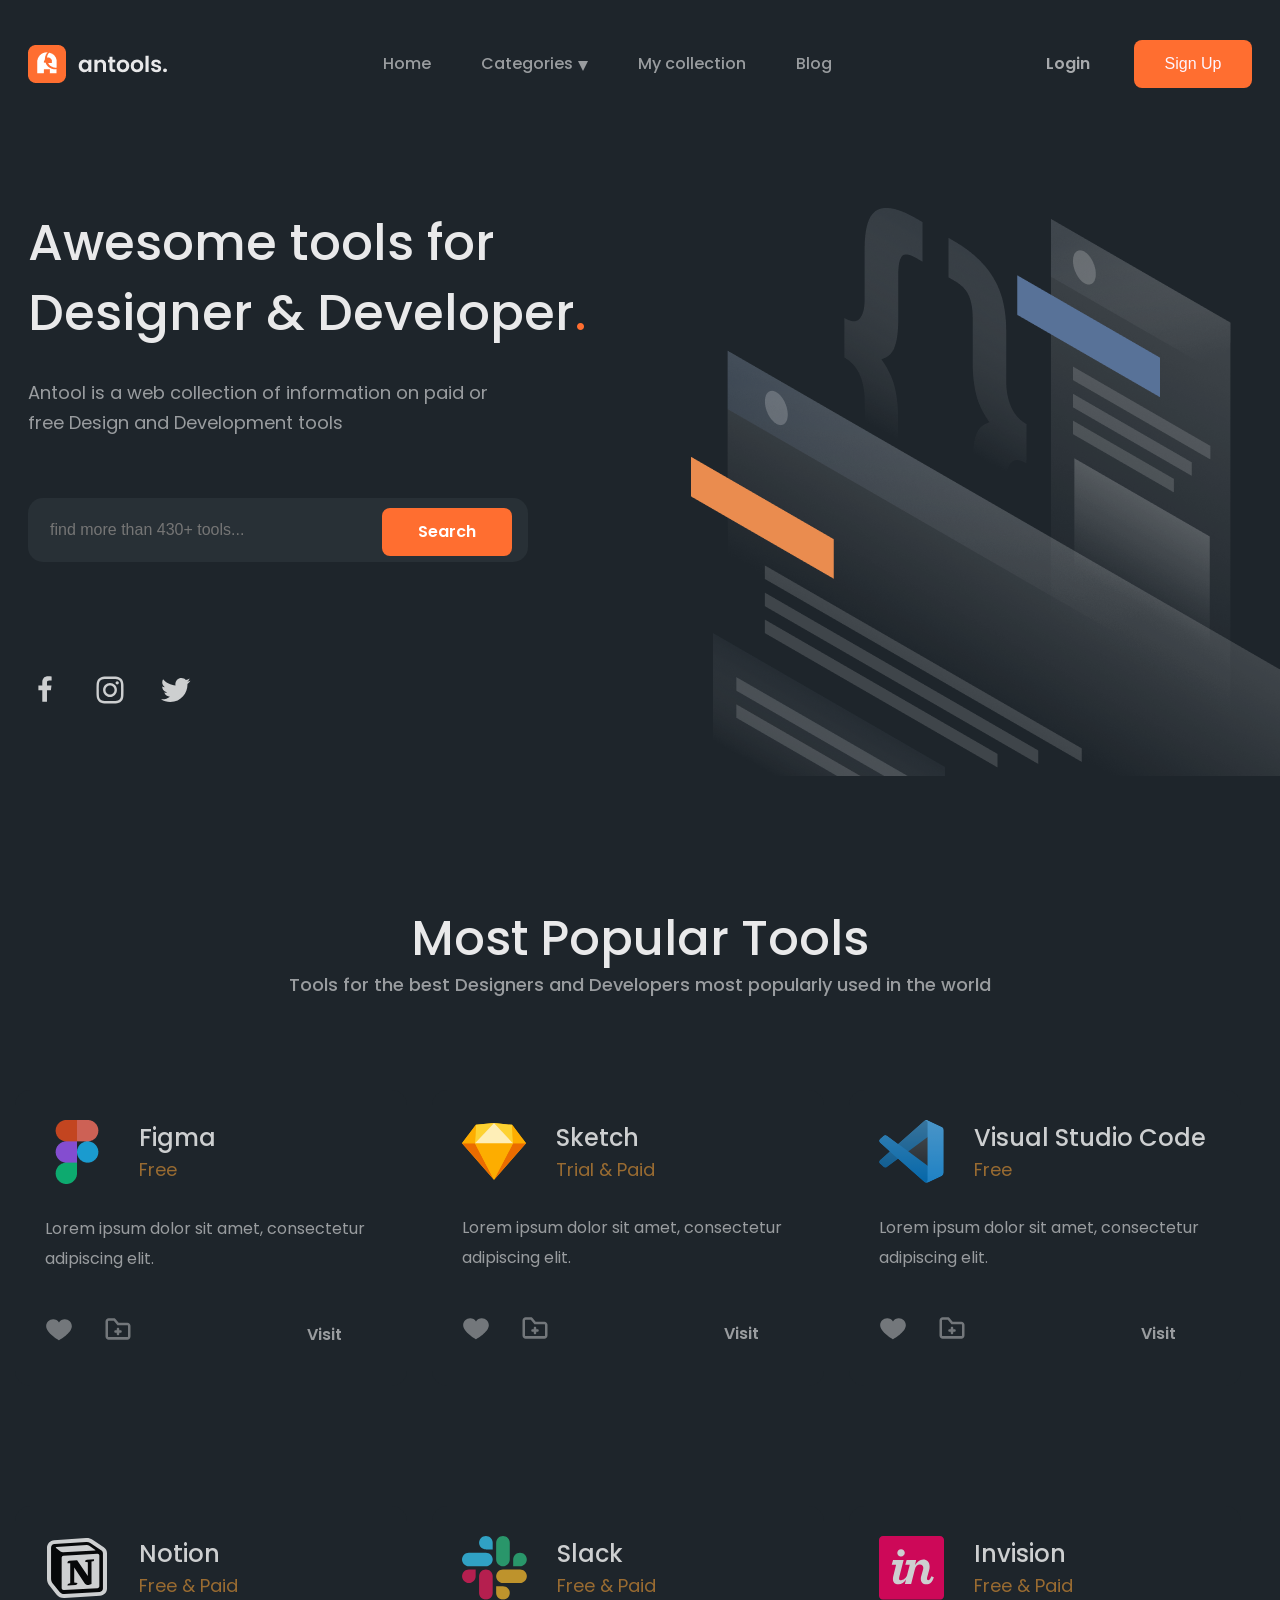
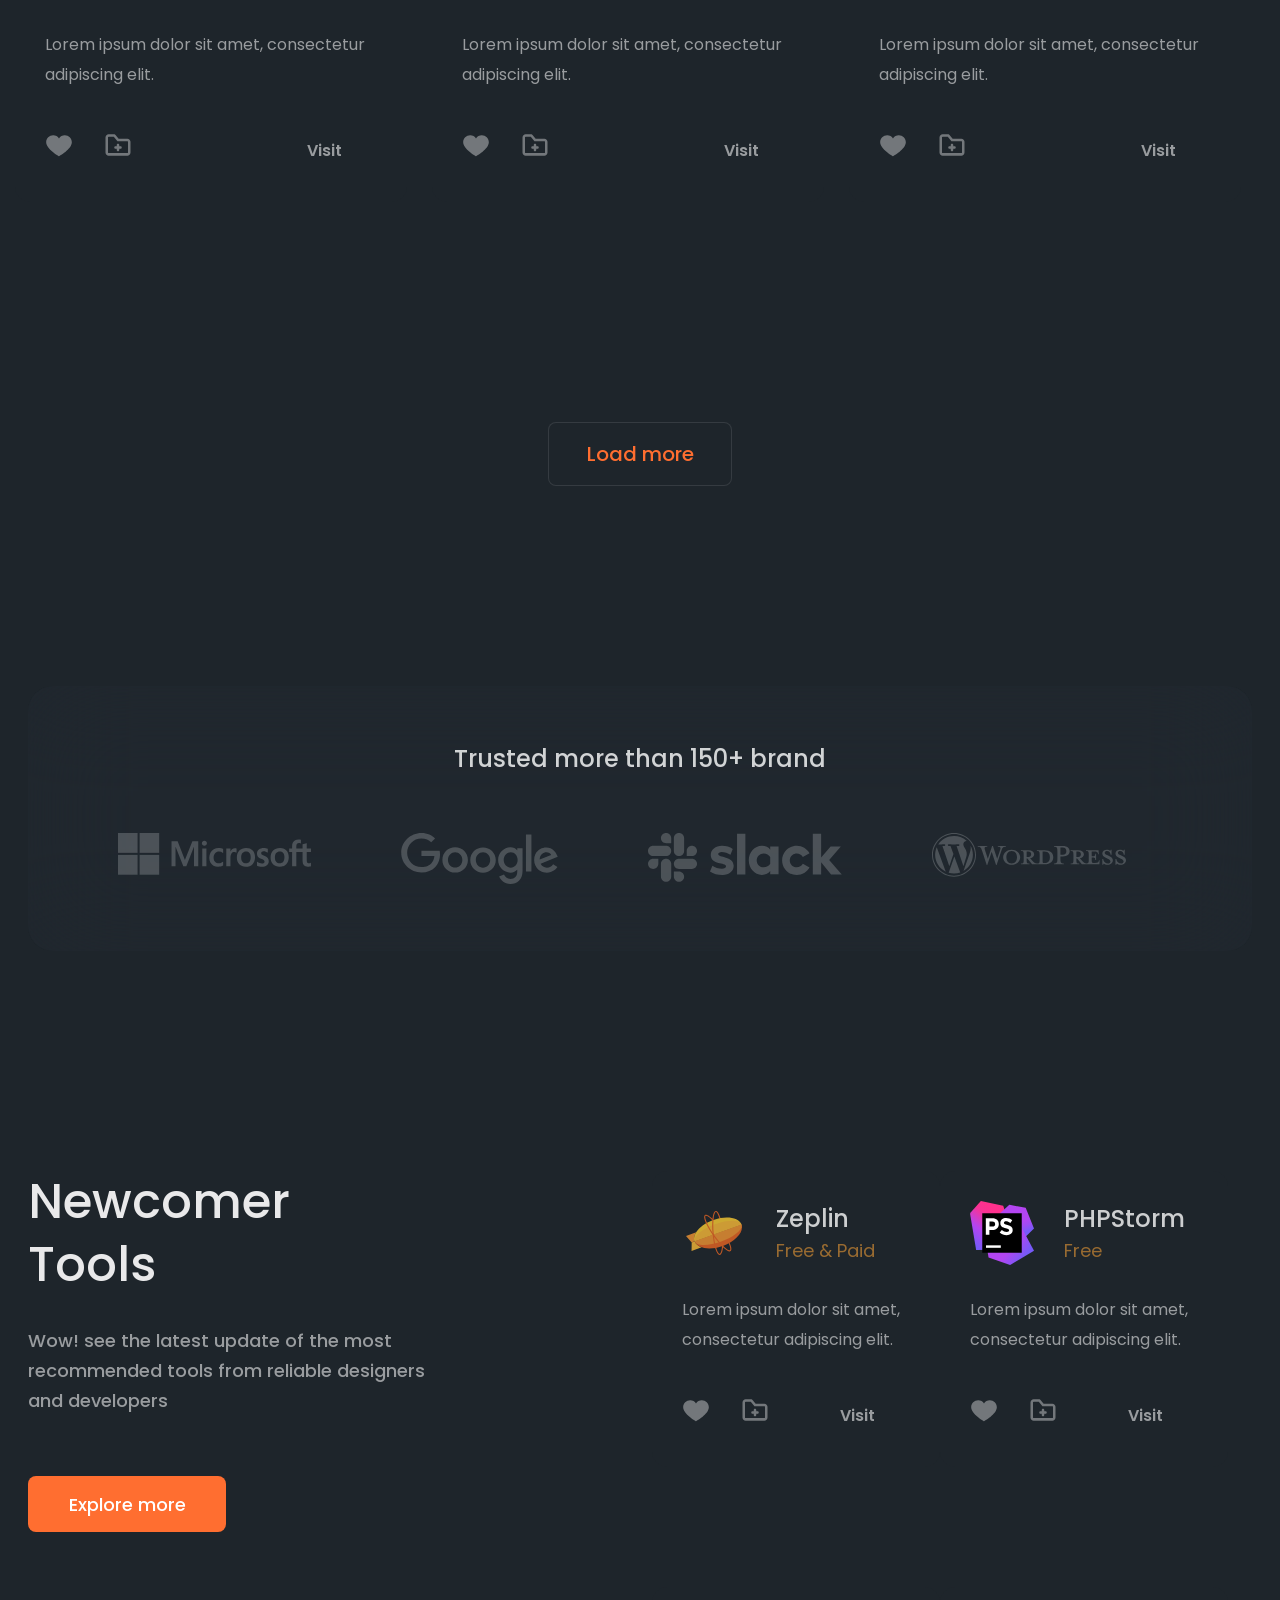
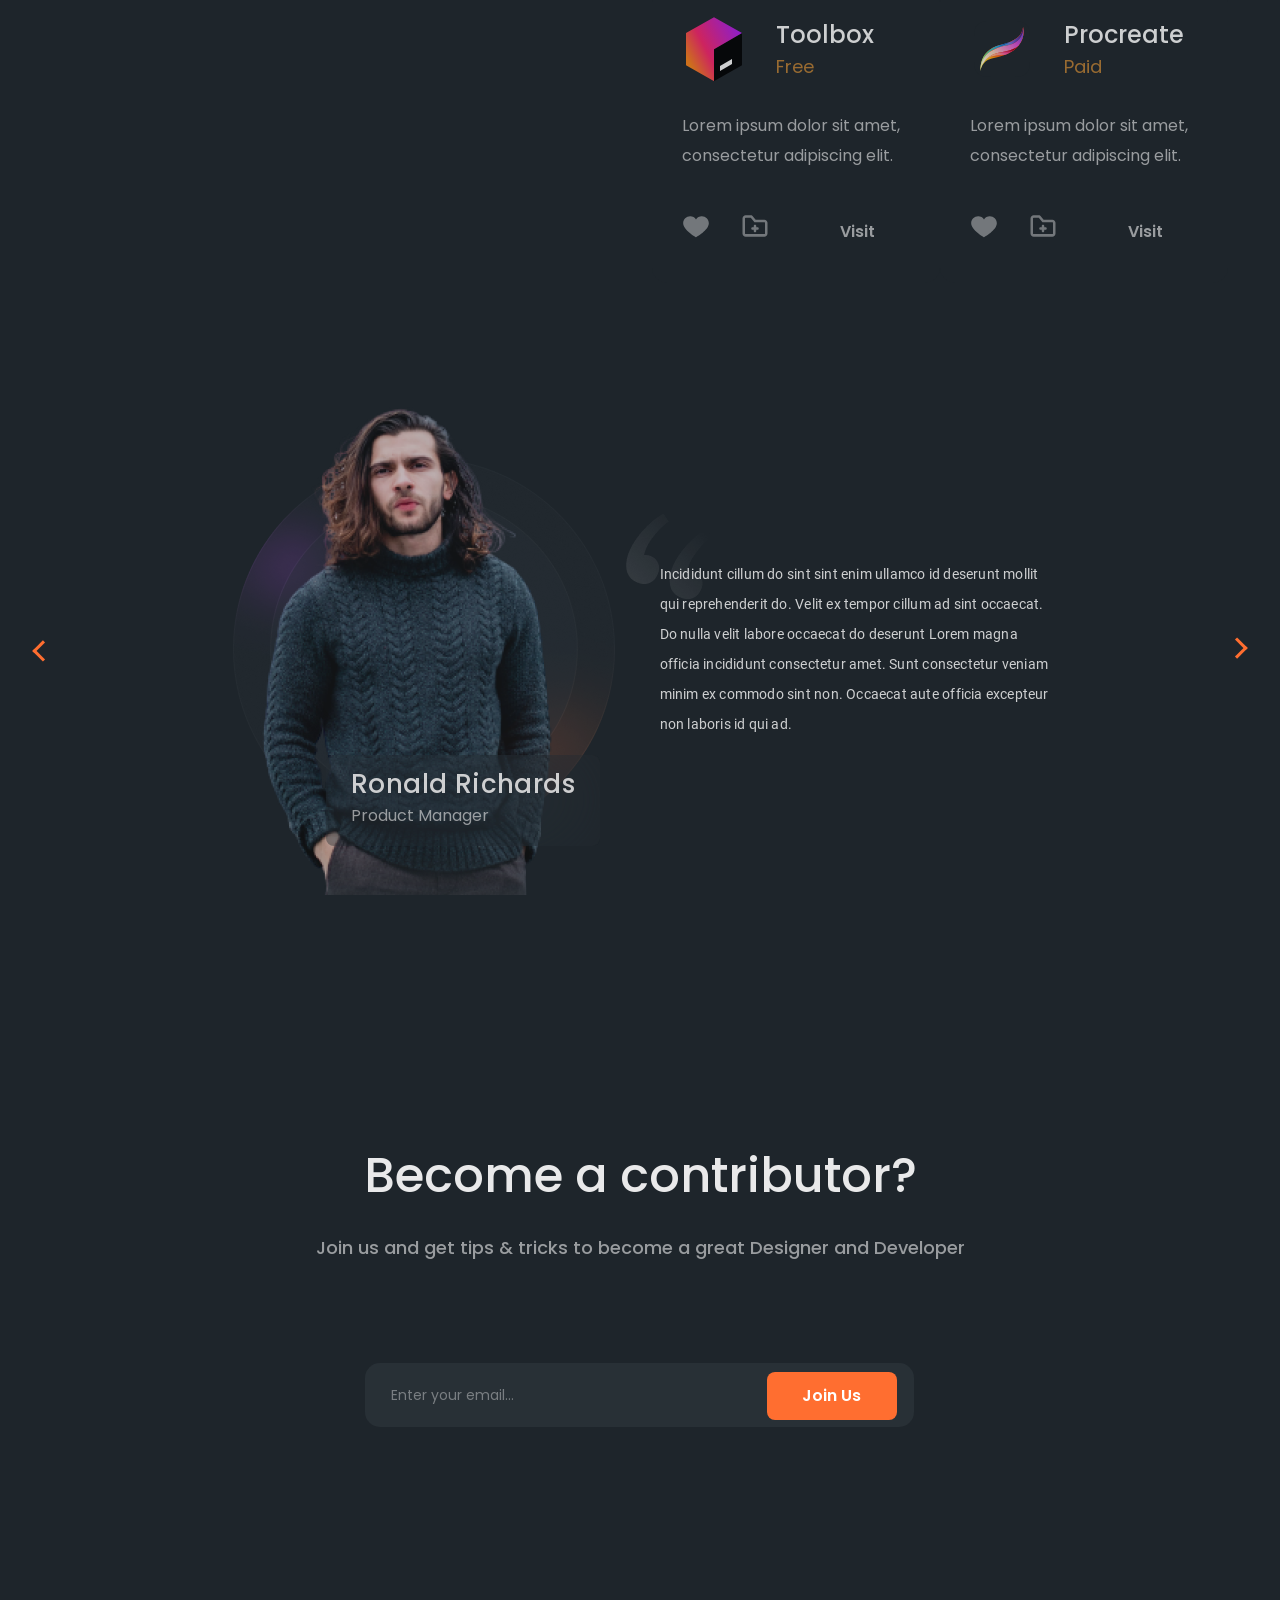
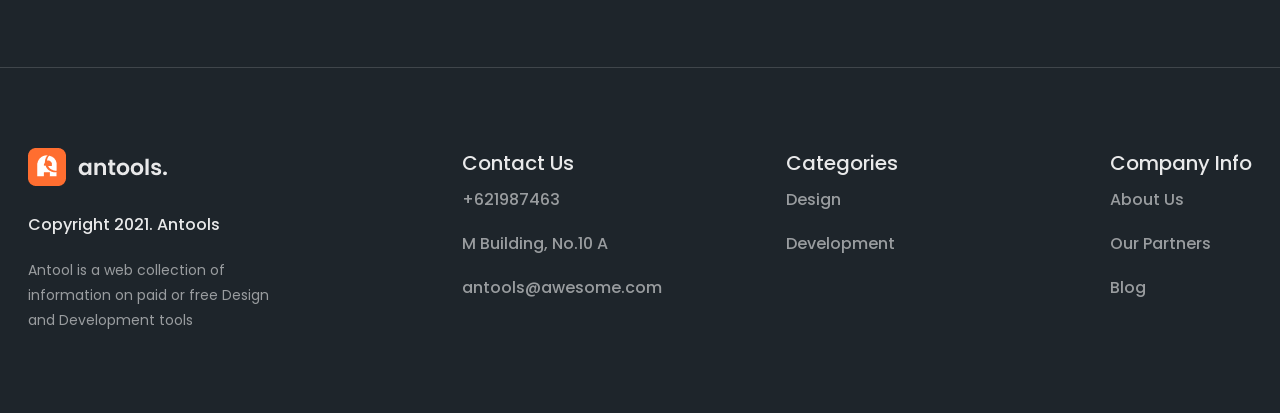
<file: index.html>
<!DOCTYPE html>
<html lang="en">

<head>
	<meta charset="UTF-8">
	<meta http-equiv="X-UA-Compatible" content="IE=edge">
	<meta name="viewport" content="width=device-width, initial-scale=1.0">
	<link rel="stylesheet" href="./css/reset.css">
	<link rel="stylesheet" href="./css/style.min.css">
	<title>Antools</title>
</head>

<body>
	<header class="header">
		<div class="wrapper">
			<div class="header__logo">
				<a href="#"><img src="./img/png/header__logo.png" alt="antools"></a>
			</div>
			<div class="header-nav">
				<nav>
					<ul class="header-nav__list">
						<li class="header-nav__item"><a href="#">Home</a></li>
						<li class="header-nav__item" id="categories"><a href="#">Categories</a>
							<span class="header__arrow"></span>
						</li>
						<li class="header-nav__item"><a href="#">My collection</a></li>
						<li class="header-nav__item"><a href="#">Blog</a></li>
					</ul>
				</nav>
			</div>
			<div class="header__connect">
				<a href="#" class="header__login">Login</a>
				<button class="header__sign">Sign Up</button>
			</div>
			<div class="hamburger">
				<span></span>
				<span></span>
				<span></span>
			</div>
		</div>
	</header>

	<main class="main">
		<section class="intro">
			<div class="wrapper">
				<div class="intro__text">
					<h1>Awesome tools for
						Designer & Developer<span>.</span></h1>
					<p>Antool is a web collection of information on paid or free Design and Development tools</p>
					<form action="#">
						<input type="text" placeholder="find more than 430+ tools...">
						<button type="submit">Search</button>
					</form>
					<div class="intro__text-icons">
						<ul>
							<li><a href="https://uk-ua.facebook.com/"><img src="./img/svg/facebook.svg" alt="facebook"></a>
							</li>
							<li><a href="https://www.instagram.com/"><img src="./img/svg/instagram.svg" alt="instagram"></a>
							</li>
							<li><a href="https://twitter.com/"><img src="./img/svg/twitter.svg" alt="twitter"></a></li>
						</ul>
					</div>
				</div>
				<div class="intro__img">
					<img src="./img/png/intro__img.png" alt="">
				</div>
			</div>
		</section>
		<section class="popular">
			<div class="wrapper">
				<div class="popular__title">
					<h2>Most Popular Tools</h2>
					<p>Tools for the best Designers and Developers
						most popularly used in the world</p>
				</div>
				<div class="popular__column">
					<div class="popular-card">
						<div class="popular-card__wrapper">
							<div class="popular-card__title">
								<img src="./img/png/figma.png" alt="">
								<div class="popular-card__logo">
									<h3>Figma</h3>
									<p>Free</p>
								</div>

							</div>
							<div class="popular-card__subtitle">
								<p>Lorem ipsum dolor sit amet, consectetur adipiscing elit.</p>
							</div>
							<div class="popular-card__footer">
								<ul>
									<li><a href="#"><img src="./img/svg/like.svg" alt="like"></a></li>
									<li><a href="#"><img src="./img/svg/addFile.svg" alt="addFile"></a></li>
								</ul>
								<button>Visit</button>
							</div>
						</div>
					</div>
					<div class="popular-card">
						<div class="popular-card__wrapper">
							<div class="popular-card__title">
								<img src="./img/svg/logos_sketch.svg" alt="">
								<div class="popular-card__logo">
									<h3>Sketch</h3>
									<p>Trial & Paid</p>
								</div>

							</div>
							<div class="popular-card__subtitle">
								<p>Lorem ipsum dolor sit amet, consectetur adipiscing elit.</p>
							</div>
							<div class="popular-card__footer">
								<ul>
									<li><a href="#"><img src="./img/svg/like.svg" alt="like"></a></li>
									<li><a href="#"><img src="./img/svg/addFile.svg" alt="addFile"></a></li>
								</ul>
								<button>Visit</button>
							</div>
						</div>
					</div>
					<div class="popular-card">
						<div class="popular-card__wrapper">
							<div class="popular-card__title">
								<img src="./img/svg/logos_visual-studio-code.svg" alt="">
								<div class="popular-card__logo">
									<h3>Visual Studio Code</h3>
									<p>Free</p>
								</div>
							</div>
							<div class="popular-card__subtitle">
								<p>Lorem ipsum dolor sit amet, consectetur adipiscing elit.</p>
							</div>
							<div class="popular-card__footer">
								<ul>
									<li><a href="#"><img src="./img/svg/like.svg" alt="like"></a></li>
									<li><a href="#"><img src="./img/svg/addFile.svg" alt="addFile"></a></li>
								</ul>
								<button>Visit</button>
							</div>
						</div>
					</div>
					<div class="popular-card">
						<div class="popular-card__wrapper">
							<div class="popular-card__title">
								<img src="./img/svg/logos_notion.svg" alt="">
								<div class="popular-card__logo">
									<h3>Notion</h3>
									<p>Free & Paid</p>
								</div>
							</div>
							<div class="popular-card__subtitle">
								<p>Lorem ipsum dolor sit amet, consectetur adipiscing elit.</p>
							</div>
							<div class="popular-card__footer">
								<ul>
									<li><a href="#"><img src="./img/svg/like.svg" alt="like"></a></li>
									<li><a href="#"><img src="./img/svg/addFile.svg" alt="addFile"></a></li>
								</ul>
								<button>Visit</button>
							</div>
						</div>
					</div>
					<div class="popular-card">
						<div class="popular-card__wrapper">
							<div class="popular-card__title">
								<img src="./img/svg/logos_slack.svg" alt="">
								<div class="popular-card__logo">
									<h3>Slack</h3>
									<p>Free & Paid</p>
								</div>

							</div>
							<div class="popular-card__subtitle">
								<p>Lorem ipsum dolor sit amet, consectetur adipiscing elit.</p>
							</div>
							<div class="popular-card__footer">
								<ul>
									<li><a href="#"><img src="./img/svg/like.svg" alt="like"></a></li>
									<li><a href="#"><img src="./img/svg/addFile.svg" alt="addFile"></a></li>
								</ul>
								<button>Visit</button>

							</div>
						</div>
					</div>
					<div class="popular-card">
						<div class="popular-card__wrapper">
							<div class="popular-card__title">
								<img src="./img/svg/logos_invision.svg" alt="">
								<div class="popular-card__logo">
									<h3>Invision</h3>
									<p>Free & Paid</p>
								</div>
							</div>
							<div class="popular-card__subtitle">
								<p>Lorem ipsum dolor sit amet, consectetur adipiscing elit.</p>
							</div>
							<div class="popular-card__footer">
								<ul>
									<li><a href="#"><img src="./img/svg/like.svg" alt="like"></a></li>
									<li><a href="#"><img src="./img/svg/addFile.svg" alt="addFile"></a></li>
								</ul>
								<button>Visit</button>
							</div>
						</div>
					</div>
				</div>
				<div class="popular__more">
					<button>Load more</button>
				</div>
			</div>
		</section>
		<section class="brand">
			<div class="wrapper">
				<h2>Trusted more than 150+ brand</h2>
				<div class="brand-slider">
					<div class="brand-slider__img">
						<img src="./img/svg/logos_microsoft.svg" alt="Microsoft">
					</div>
					<div class="brand-slider__img">
						<img src="./img/svg/logos_google.svg" alt="Google">
					</div>
					<div class="brand-slider__img">
						<img src="./img/svg/logos_slack-brand.svg" alt="Slack">
					</div>
					<div class="brand-slider__img">
						<img src="./img/svg/logos_wordpress.svg" alt="WordPress">
					</div>
				</div>
			</div>
		</section>
		<section class="tools">
			<div class="wrapper">
				<div class="tools__intro">
					<h2>Newcomer Tools</h2>
					<p>Wow! see the latest update of the most recommended tools from reliable designers and developers</p>
					<button>Explore more</button>
				</div>
				<div class="tools__programs">
					<div class="popular-card">
						<div class="popular-card__wrapper">
							<div class="popular-card__title">
								<img src="./img/svg/zeplin.svg" alt="">
								<div class="popular-card__logo">
									<h3>Zeplin</h3>
									<p>Free & Paid</p>
								</div>

							</div>
							<div class="popular-card__subtitle">
								<p>Lorem ipsum dolor sit amet, consectetur adipiscing elit.</p>
							</div>
							<div class="popular-card__footer">
								<ul>
									<li><a href="#"><img src="./img/svg/like.svg" alt="like"></a></li>
									<li><a href="#"><img src="./img/svg/addFile.svg" alt="addFile"></a></li>
								</ul>
								<button>Visit</button>
							</div>
						</div>
					</div>
					<div class="popular-card">
						<div class="popular-card__wrapper">
							<div class="popular-card__title">
								<img src="./img/svg/jb_phpstorm.svg" alt="">
								<div class="popular-card__logo">
									<h3>PHPStorm</h3>
									<p>Free</p>
								</div>
							</div>
							<div class="popular-card__subtitle">
								<p>Lorem ipsum dolor sit amet, consectetur adipiscing elit.</p>
							</div>
							<div class="popular-card__footer">
								<ul>
									<li><a href="#"><img src="./img/svg/like.svg" alt="like"></a></li>
									<li><a href="#"><img src="./img/svg/addFile.svg" alt="addFile"></a></li>
								</ul>
								<button>Visit</button>
							</div>
						</div>
					</div>
					<div class="popular-card">
						<div class="popular-card__wrapper">
							<div class="popular-card__title">
								<img src="./img/svg/jb_toolbox_app.svg" alt="">
								<div class="popular-card__logo">
									<h3>Toolbox</h3>
									<p>Free</p>
								</div>
							</div>
							<div class="popular-card__subtitle">
								<p>Lorem ipsum dolor sit amet, consectetur adipiscing elit.</p>
							</div>
							<div class="popular-card__footer">
								<ul>
									<li><a href="#"><img src="./img/svg/like.svg" alt="like"></a></li>
									<li><a href="#"><img src="./img/svg/addFile.svg" alt="addFile"></a></li>
								</ul>
								<button>Visit</button>
							</div>
						</div>
					</div>
					<div class="popular-card">
						<div class="popular-card__wrapper">
							<div class="popular-card__title">
								<img src="./img/svg/procreate.svg" alt="">
								<div class="popular-card__logo">
									<h3>Procreate</h3>
									<p>Paid</p>
								</div>
							</div>
							<div class="popular-card__subtitle">
								<p>Lorem ipsum dolor sit amet, consectetur adipiscing elit.</p>
							</div>
							<div class="popular-card__footer">
								<ul>
									<li><a href="#"><img src="./img/svg/like.svg" alt="like"></a></li>
									<li><a href="#"><img src="./img/svg/addFile.svg" alt="addFile"></a></li>
								</ul>
								<button>Visit</button>
							</div>
						</div>
					</div>
				</div>
			</div>
		</section>
		<section class="comments">
			<div class="wrapper">
				<div class="comments-slider">
					<div class="arrow left">
						<button><span></span>
						</button>
					</div>
					<div class="comments-slider__container">
						<div class="comments-slider__logo">
							<img src="./img/png/RonaldRichard.png" alt="">
							<div class="comments-slider__author">
								<h3>Ronald Richards</h3>
								<p>Product Manager</p>
							</div>
						</div>
						<div class="comments-slider__description">
							<img src="./img/png/comments__symbol.png" alt="">
							<p>Incididunt cillum do sint sint enim ullamco id deserunt mollit qui reprehenderit do. Velit ex
								tempor cillum ad sint
								occaecat. Do nulla velit labore occaecat do deserunt Lorem magna officia incididunt consectetur
								amet. Sunt consectetur
								veniam minim ex commodo sint non. Occaecat aute officia excepteur non laboris id qui ad.</p>
						</div>
					</div>
					<div class="arrow right">
						<button>
							<span></span>
						</button>
					</div>
				</div>
				<div class="comments-slider__count">
					<span></span>
					<span></span>
					<span></span>
				</div>
			</div>
		</section>
		<section class="contributor">
			<div class="wrapper">
				<h2>Become a contributor?</h2>
				<p>Join us and get tips & tricks to become a great Designer and Developer</p>
				<form action="">
					<input type="text" placeholder="Enter your email...">
					<button type="submit">Join Us</button>
				</form>
			</div>
		</section>
	</main>

	<footer class="footer">
		<div class="wrapper">
			<div class="footer__logo">
				<a href="#"><img src="./img/png/header__logo.png" alt="antools"></a>
				<h2>Copyright 2021. Antools</h2>
				<p>Antool is a web collection of information on paid or free Design and Development tools</p>
			</div>
			<div class="footer__list">
				<h3>Contact Us</h3>
				<ul>
					<li>+621987463</li>
					<li>M Building, No.10 A</li>
					<li>antools@awesome.com</li>
				</ul>
			</div>
			<div class="footer__list">
				<h3>Categories</h3>
				<ul>
					<li>Design</li>
					<li>Development</li>
				</ul>
			</div>
			<div class="footer__list">
				<h3>Company Info</h3>
				<ul>
					<li>About Us</li>
					<li>Our Partners</li>
					<li>Blog</li>
				</ul>
			</div>
		</div>
	</footer>
	<script src="js/script.js"></script>
</body>

</html>
</file>
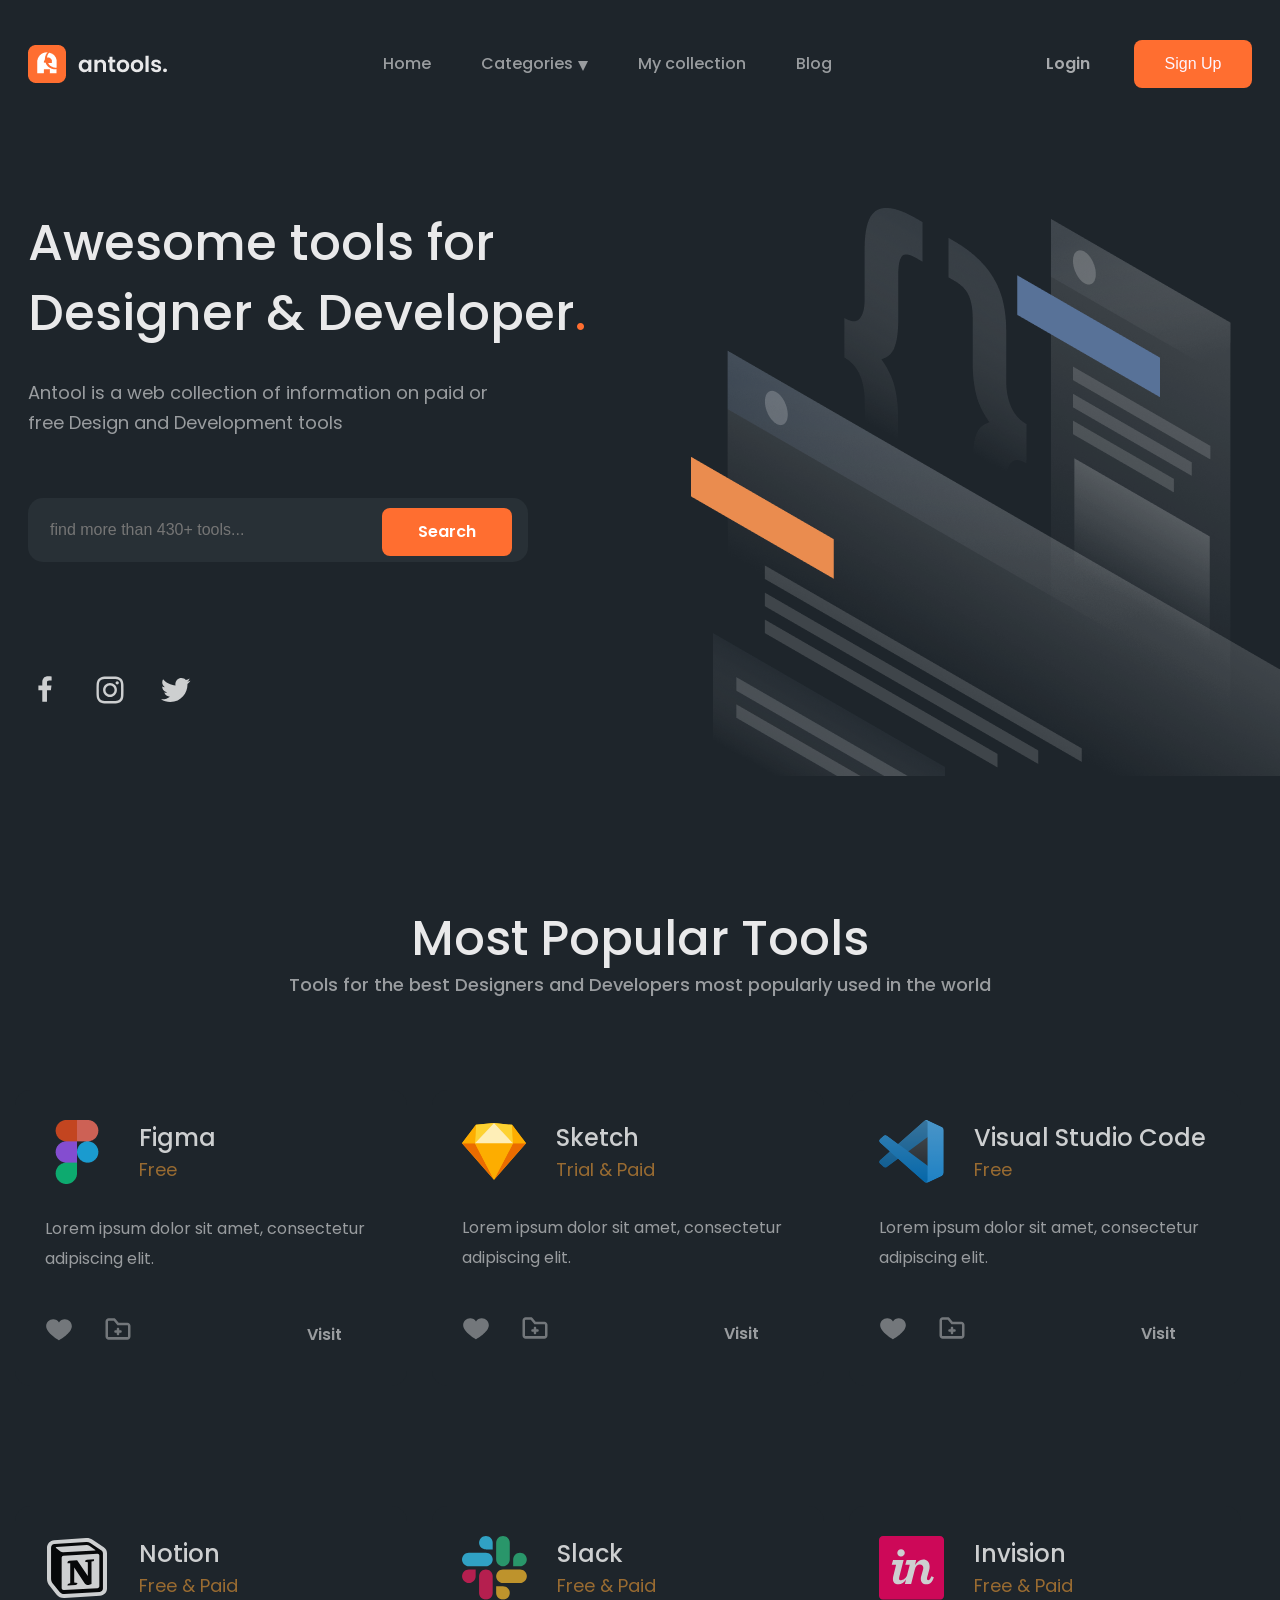
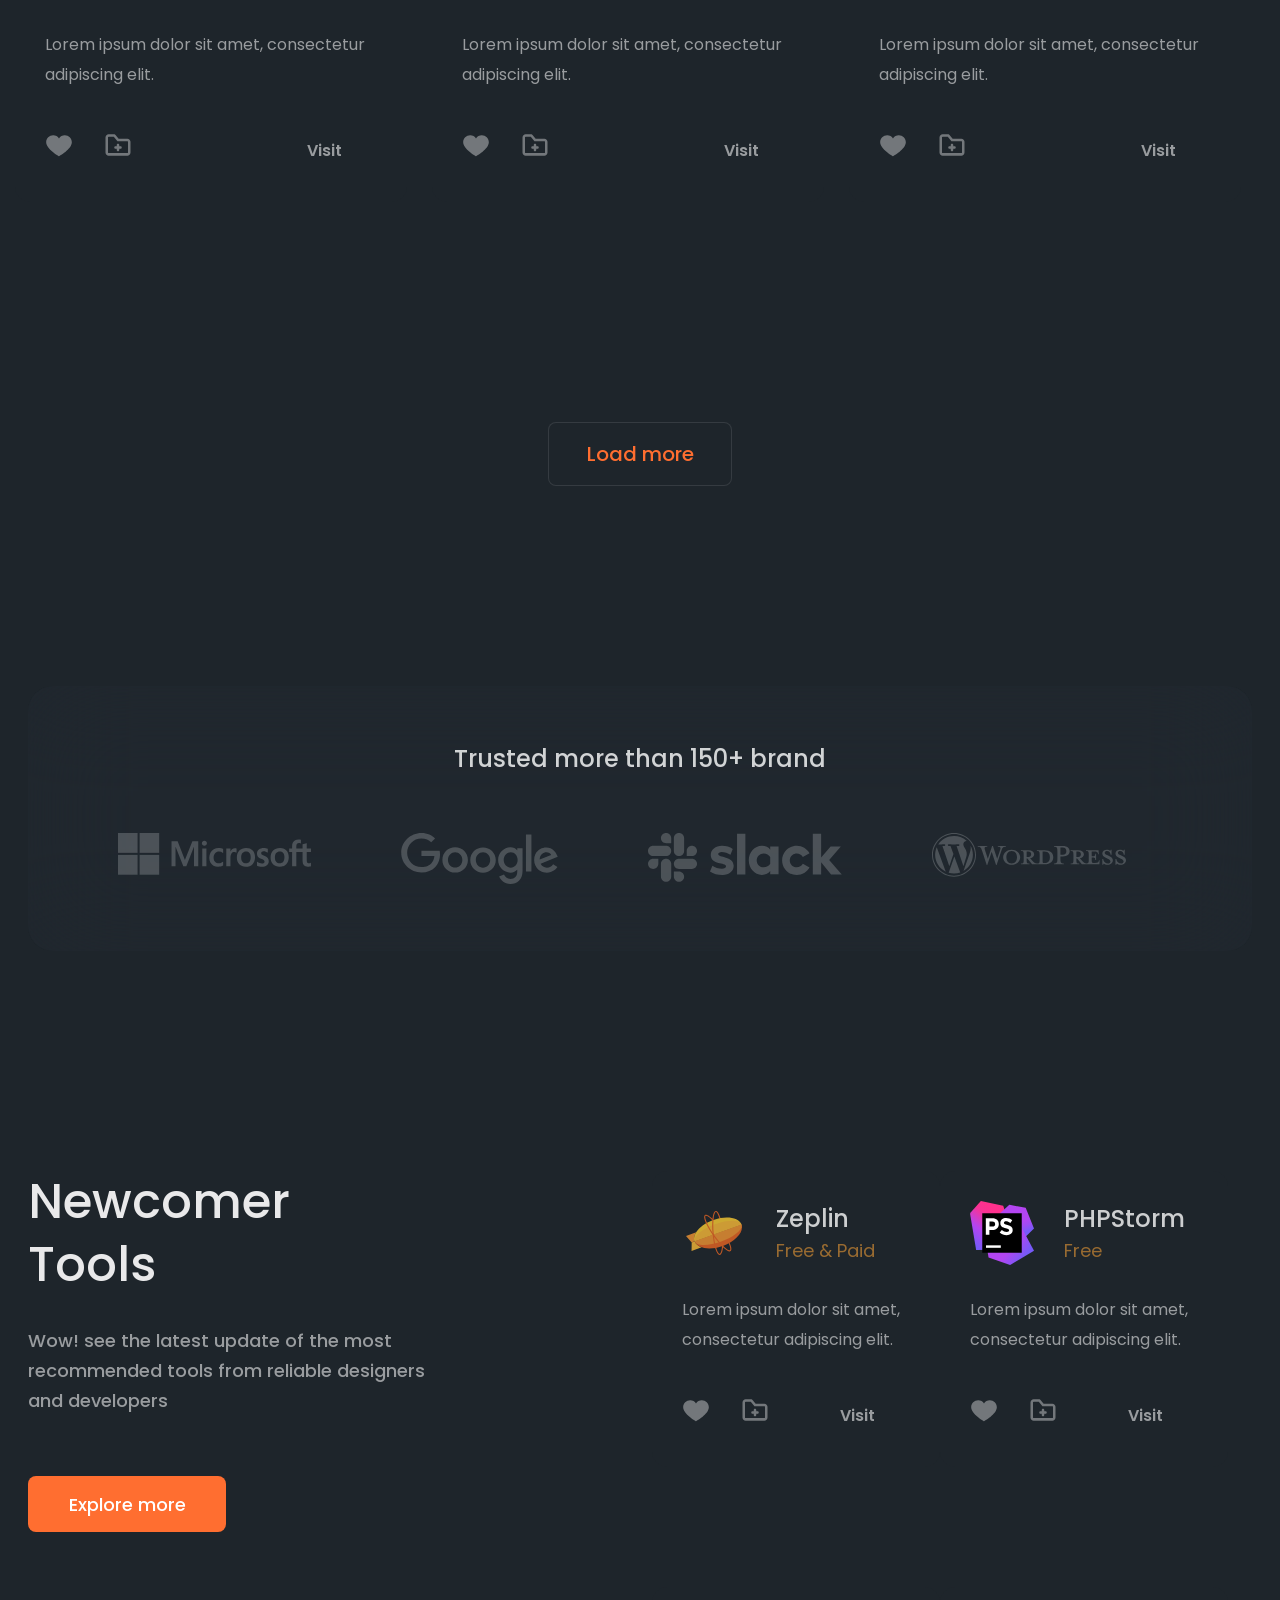
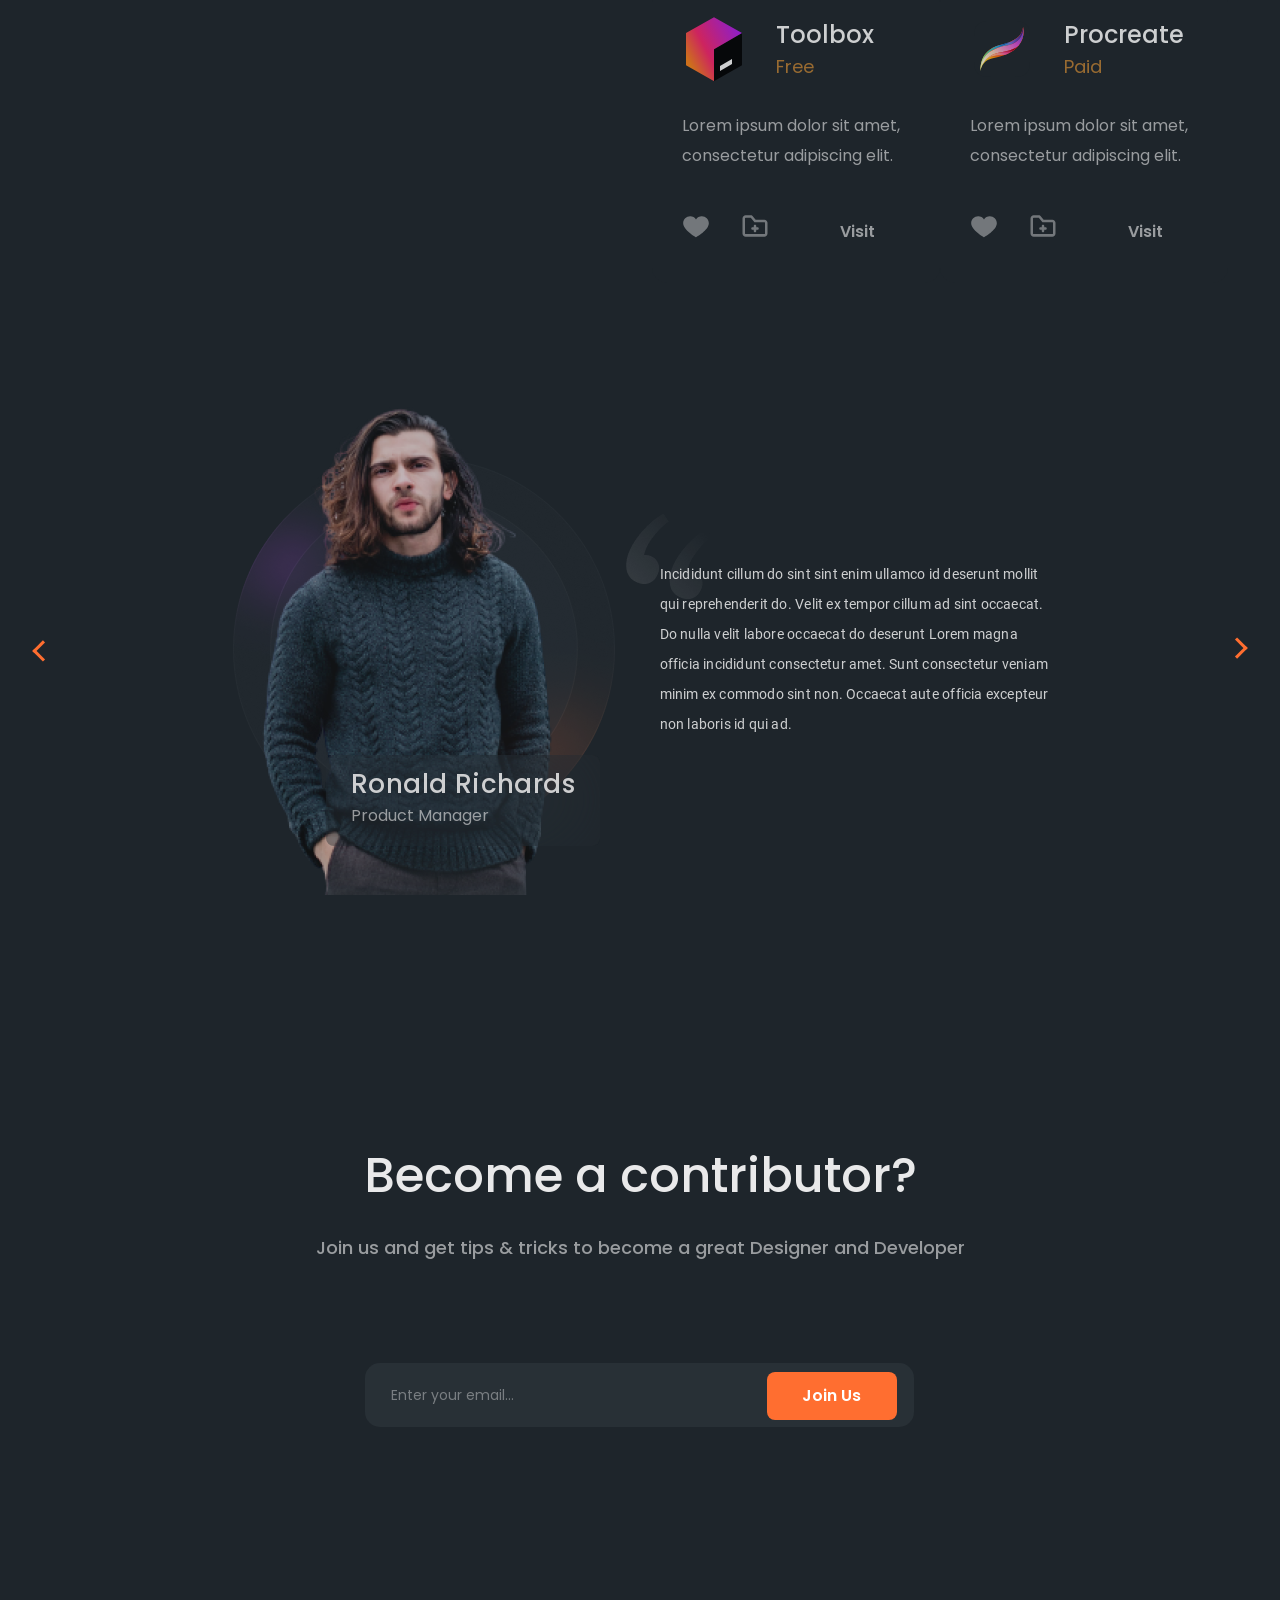
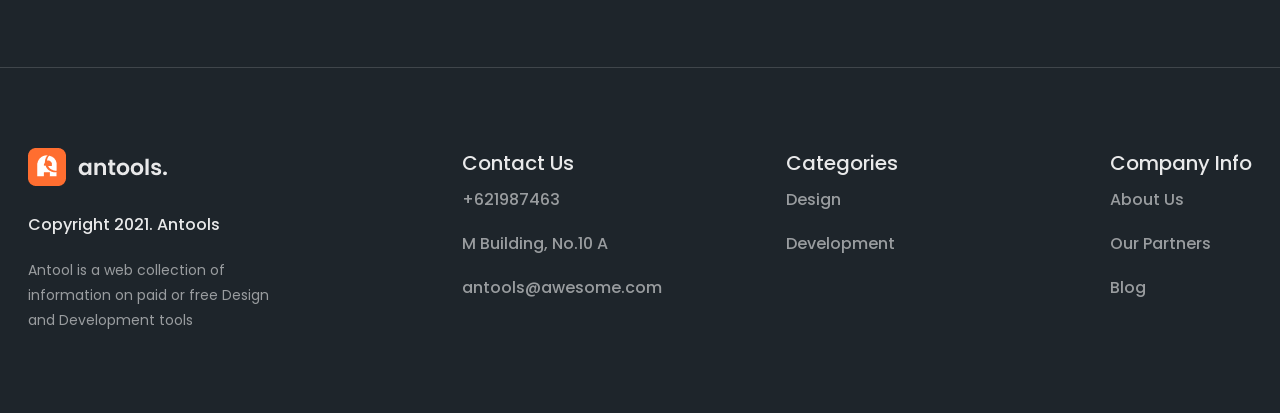
<file: dist/src/index.html>
<!DOCTYPE html>
<html lang="en">

<head>
	<meta charset="UTF-8">
	<meta http-equiv="X-UA-Compatible" content="IE=edge">
	<meta name="viewport" content="width=device-width, initial-scale=1.0">
	<link rel="stylesheet" href="./css/reset.css">
	<link rel="stylesheet" href="./css/style.min.css">
	<title>Antools</title>
</head>

<body>
	<header class="header">
		<div class="wrapper">
			<div class="header__logo">
				<a href="#"><img src="./img/png/header__logo.png" alt="antools"></a>
			</div>
			<div class="header-nav">
				<nav>
					<ul class="header-nav__list">
						<li class="header-nav__item"><a href="#">Home</a></li>
						<li class="header-nav__item" id="categories"><a href="#">Categories</a>
							<span class="header__arrow"></span>
						</li>
						<li class="header-nav__item"><a href="#">My collection</a></li>
						<li class="header-nav__item"><a href="#">Blog</a></li>
					</ul>
				</nav>
			</div>
			<div class="header__connect">
				<a href="#" class="header__login">Login</a>
				<button class="header__sign">Sign Up</button>
			</div>
			<div class="hamburger">
				<span></span>
				<span></span>
				<span></span>
			</div>
		</div>
	</header>

	<main class="main">
		<section class="intro">
			<div class="wrapper">
				<div class="intro__text">
					<h1>Awesome tools for
						Designer & Developer<span>.</span></h1>
					<p>Antool is a web collection of information on paid or free Design and Development tools</p>
					<form action="#">
						<input type="text" placeholder="find more than 430+ tools...">
						<button type="submit">Search</button>
					</form>
					<div class="intro__text-icons">
						<ul>
							<li><a href="https://uk-ua.facebook.com/"><img src="./img/svg/facebook.svg" alt="facebook"></a>
							</li>
							<li><a href="https://www.instagram.com/"><img src="./img/svg/instagram.svg" alt="instagram"></a>
							</li>
							<li><a href="https://twitter.com/"><img src="./img/svg/twitter.svg" alt="twitter"></a></li>
						</ul>
					</div>
				</div>
				<div class="intro__img">
					<img src="./img/png/intro__img.png" alt="">
				</div>
			</div>
		</section>
		<section class="popular">
			<div class="wrapper">
				<div class="popular__title">
					<h2>Most Popular Tools</h2>
					<p>Tools for the best Designers and Developers
						most popularly used in the world</p>
				</div>
				<div class="popular__column">
					<div class="popular-card">
						<div class="popular-card__wrapper">
							<div class="popular-card__title">
								<img src="./img/png/figma.png" alt="">
								<div class="popular-card__logo">
									<h3>Figma</h3>
									<p>Free</p>
								</div>

							</div>
							<div class="popular-card__subtitle">
								<p>Lorem ipsum dolor sit amet, consectetur adipiscing elit.</p>
							</div>
							<div class="popular-card__footer">
								<ul>
									<li><a href="#"><img src="./img/svg/like.svg" alt="like"></a></li>
									<li><a href="#"><img src="./img/svg/addFile.svg" alt="addFile"></a></li>
								</ul>
								<button>Visit</button>
							</div>
						</div>
					</div>
					<div class="popular-card">
						<div class="popular-card__wrapper">
							<div class="popular-card__title">
								<img src="./img/svg/logos_sketch.svg" alt="">
								<div class="popular-card__logo">
									<h3>Sketch</h3>
									<p>Trial & Paid</p>
								</div>

							</div>
							<div class="popular-card__subtitle">
								<p>Lorem ipsum dolor sit amet, consectetur adipiscing elit.</p>
							</div>
							<div class="popular-card__footer">
								<ul>
									<li><a href="#"><img src="./img/svg/like.svg" alt="like"></a></li>
									<li><a href="#"><img src="./img/svg/addFile.svg" alt="addFile"></a></li>
								</ul>
								<button>Visit</button>
							</div>
						</div>
					</div>
					<div class="popular-card">
						<div class="popular-card__wrapper">
							<div class="popular-card__title">
								<img src="./img/svg/logos_visual-studio-code.svg" alt="">
								<div class="popular-card__logo">
									<h3>Visual Studio Code</h3>
									<p>Free</p>
								</div>
							</div>
							<div class="popular-card__subtitle">
								<p>Lorem ipsum dolor sit amet, consectetur adipiscing elit.</p>
							</div>
							<div class="popular-card__footer">
								<ul>
									<li><a href="#"><img src="./img/svg/like.svg" alt="like"></a></li>
									<li><a href="#"><img src="./img/svg/addFile.svg" alt="addFile"></a></li>
								</ul>
								<button>Visit</button>
							</div>
						</div>
					</div>
					<div class="popular-card">
						<div class="popular-card__wrapper">
							<div class="popular-card__title">
								<img src="./img/svg/logos_notion.svg" alt="">
								<div class="popular-card__logo">
									<h3>Notion</h3>
									<p>Free & Paid</p>
								</div>
							</div>
							<div class="popular-card__subtitle">
								<p>Lorem ipsum dolor sit amet, consectetur adipiscing elit.</p>
							</div>
							<div class="popular-card__footer">
								<ul>
									<li><a href="#"><img src="./img/svg/like.svg" alt="like"></a></li>
									<li><a href="#"><img src="./img/svg/addFile.svg" alt="addFile"></a></li>
								</ul>
								<button>Visit</button>
							</div>
						</div>
					</div>
					<div class="popular-card">
						<div class="popular-card__wrapper">
							<div class="popular-card__title">
								<img src="./img/svg/logos_slack.svg" alt="">
								<div class="popular-card__logo">
									<h3>Slack</h3>
									<p>Free & Paid</p>
								</div>

							</div>
							<div class="popular-card__subtitle">
								<p>Lorem ipsum dolor sit amet, consectetur adipiscing elit.</p>
							</div>
							<div class="popular-card__footer">
								<ul>
									<li><a href="#"><img src="./img/svg/like.svg" alt="like"></a></li>
									<li><a href="#"><img src="./img/svg/addFile.svg" alt="addFile"></a></li>
								</ul>
								<button>Visit</button>

							</div>
						</div>
					</div>
					<div class="popular-card">
						<div class="popular-card__wrapper">
							<div class="popular-card__title">
								<img src="./img/svg/logos_invision.svg" alt="">
								<div class="popular-card__logo">
									<h3>Invision</h3>
									<p>Free & Paid</p>
								</div>
							</div>
							<div class="popular-card__subtitle">
								<p>Lorem ipsum dolor sit amet, consectetur adipiscing elit.</p>
							</div>
							<div class="popular-card__footer">
								<ul>
									<li><a href="#"><img src="./img/svg/like.svg" alt="like"></a></li>
									<li><a href="#"><img src="./img/svg/addFile.svg" alt="addFile"></a></li>
								</ul>
								<button>Visit</button>
							</div>
						</div>
					</div>
				</div>
				<div class="popular__more">
					<button>Load more</button>
				</div>
			</div>
		</section>
		<section class="brand">
			<div class="wrapper">
				<h2>Trusted more than 150+ brand</h2>
				<div class="brand-slider">
					<div class="brand-slider__img">
						<img src="./img/svg/logos_microsoft.svg" alt="Microsoft">
					</div>
					<div class="brand-slider__img">
						<img src="./img/svg/logos_google.svg" alt="Google">
					</div>
					<div class="brand-slider__img">
						<img src="./img/svg/logos_slack-brand.svg" alt="Slack">
					</div>
					<div class="brand-slider__img">
						<img src="./img/svg/logos_wordpress.svg" alt="WordPress">
					</div>
				</div>
			</div>
		</section>
		<section class="tools">
			<div class="wrapper">
				<div class="tools__intro">
					<h2>Newcomer Tools</h2>
					<p>Wow! see the latest update of the most recommended tools from reliable designers and developers</p>
					<button>Explore more</button>
				</div>
				<div class="tools__programs">
					<div class="popular-card">
						<div class="popular-card__wrapper">
							<div class="popular-card__title">
								<img src="./img/svg/zeplin.svg" alt="">
								<div class="popular-card__logo">
									<h3>Zeplin</h3>
									<p>Free & Paid</p>
								</div>

							</div>
							<div class="popular-card__subtitle">
								<p>Lorem ipsum dolor sit amet, consectetur adipiscing elit.</p>
							</div>
							<div class="popular-card__footer">
								<ul>
									<li><a href="#"><img src="./img/svg/like.svg" alt="like"></a></li>
									<li><a href="#"><img src="./img/svg/addFile.svg" alt="addFile"></a></li>
								</ul>
								<button>Visit</button>
							</div>
						</div>
					</div>
					<div class="popular-card">
						<div class="popular-card__wrapper">
							<div class="popular-card__title">
								<img src="./img/svg/jb_phpstorm.svg" alt="">
								<div class="popular-card__logo">
									<h3>PHPStorm</h3>
									<p>Free</p>
								</div>
							</div>
							<div class="popular-card__subtitle">
								<p>Lorem ipsum dolor sit amet, consectetur adipiscing elit.</p>
							</div>
							<div class="popular-card__footer">
								<ul>
									<li><a href="#"><img src="./img/svg/like.svg" alt="like"></a></li>
									<li><a href="#"><img src="./img/svg/addFile.svg" alt="addFile"></a></li>
								</ul>
								<button>Visit</button>
							</div>
						</div>
					</div>
					<div class="popular-card">
						<div class="popular-card__wrapper">
							<div class="popular-card__title">
								<img src="./img/svg/jb_toolbox_app.svg" alt="">
								<div class="popular-card__logo">
									<h3>Toolbox</h3>
									<p>Free</p>
								</div>
							</div>
							<div class="popular-card__subtitle">
								<p>Lorem ipsum dolor sit amet, consectetur adipiscing elit.</p>
							</div>
							<div class="popular-card__footer">
								<ul>
									<li><a href="#"><img src="./img/svg/like.svg" alt="like"></a></li>
									<li><a href="#"><img src="./img/svg/addFile.svg" alt="addFile"></a></li>
								</ul>
								<button>Visit</button>
							</div>
						</div>
					</div>
					<div class="popular-card">
						<div class="popular-card__wrapper">
							<div class="popular-card__title">
								<img src="./img/svg/procreate.svg" alt="">
								<div class="popular-card__logo">
									<h3>Procreate</h3>
									<p>Paid</p>
								</div>
							</div>
							<div class="popular-card__subtitle">
								<p>Lorem ipsum dolor sit amet, consectetur adipiscing elit.</p>
							</div>
							<div class="popular-card__footer">
								<ul>
									<li><a href="#"><img src="./img/svg/like.svg" alt="like"></a></li>
									<li><a href="#"><img src="./img/svg/addFile.svg" alt="addFile"></a></li>
								</ul>
								<button>Visit</button>
							</div>
						</div>
					</div>
				</div>
			</div>
		</section>
		<section class="comments">
			<div class="wrapper">
				<div class="comments-slider">
					<div class="arrow left">
						<button><span></span>
						</button>
					</div>
					<div class="comments-slider__container">
						<div class="comments-slider__logo">
							<img src="./img/png/RonaldRichard.png" alt="">
							<div class="comments-slider__author">
								<h3>Ronald Richards</h3>
								<p>Product Manager</p>
							</div>
						</div>
						<div class="comments-slider__description">
							<img src="./img/png/comments__symbol.png" alt="">
							<p>Incididunt cillum do sint sint enim ullamco id deserunt mollit qui reprehenderit do. Velit ex
								tempor cillum ad sint
								occaecat. Do nulla velit labore occaecat do deserunt Lorem magna officia incididunt consectetur
								amet. Sunt consectetur
								veniam minim ex commodo sint non. Occaecat aute officia excepteur non laboris id qui ad.</p>
						</div>
					</div>
					<div class="arrow right">
						<button>
							<span></span>
						</button>
					</div>
				</div>
				<div class="comments-slider__count">
					<span></span>
					<span></span>
					<span></span>
				</div>
			</div>
		</section>
		<section class="contributor">
			<div class="wrapper">
				<h2>Become a contributor?</h2>
				<p>Join us and get tips & tricks to become a great Designer and Developer</p>
				<form action="">
					<input type="text" placeholder="Enter your email...">
					<button type="submit">Join Us</button>
				</form>
			</div>
		</section>
	</main>

	<footer class="footer">
		<div class="wrapper">
			<div class="footer__logo">
				<a href="#"><img src="./img/png/header__logo.png" alt="antools"></a>
				<h2>Copyright 2021. Antools</h2>
				<p>Antool is a web collection of information on paid or free Design and Development tools</p>
			</div>
			<div class="footer__list">
				<h3>Contact Us</h3>
				<ul>
					<li>+621987463</li>
					<li>M Building, No.10 A</li>
					<li>antools@awesome.com</li>
				</ul>
			</div>
			<div class="footer__list">
				<h3>Categories</h3>
				<ul>
					<li>Design</li>
					<li>Development</li>
				</ul>
			</div>
			<div class="footer__list">
				<h3>Company Info</h3>
				<ul>
					<li>About Us</li>
					<li>Our Partners</li>
					<li>Blog</li>
				</ul>
			</div>
		</div>
	</footer>
	<script src="/dist//src/js/script.js"></script>
</body>

</html>
</file>
<file: css/style.min.css>
@font-face{font-family:'Poppins';font-style:normal;font-weight:400;src:local(""),url("../fonts/poppins-v20-latin-regular.woff2") format("woff2"),url("../fonts/poppins-v20-latin-regular.woff") format("woff")}@font-face{font-family:'Poppins';font-style:normal;font-weight:500;src:local(""),url("../fonts/poppins-v20-latin-500.woff2") format("woff2"),url("../fonts/poppins-v20-latin-500.woff") format("woff")}@font-face{font-family:'Roboto';font-style:normal;font-weight:400;src:local(""),url("../fonts/roboto-v30-latin-regular.woff2") format("woff2"),url("../fonts/roboto-v30-latin-regular.woff") format("woff")}@font-face{font-family:'Poppins';font-style:normal;font-weight:600;src:local(""),url("../fonts/poppins-v20-latin-600.woff2") format("woff2"),url("../fonts/poppins-v20-latin-600.woff") format("woff")}html{-webkit-box-sizing:border-box;box-sizing:border-box}*,*::before,*::after{-webkit-box-sizing:inherit;box-sizing:inherit}body{background:#1E252B}a{text-decoration:none;color:#fff}.wrapper{max-width:1224px;margin:0 auto}.header{margin-top:40px}.header .wrapper{display:-webkit-box;display:-ms-flexbox;display:flex;-ms-flex-wrap:wrap;flex-wrap:wrap;-webkit-box-pack:justify;-ms-flex-pack:justify;justify-content:space-between;-webkit-box-align:center;-ms-flex-align:center;align-items:center}.header__logo{max-width:140px;min-width:48px}.header-nav__list{display:-webkit-box;display:-ms-flexbox;display:flex;-ms-flex-wrap:wrap;flex-wrap:wrap;-webkit-column-gap:50px;column-gap:50px}.header-nav__list a{font-family:"Poppins";font-style:normal;font-weight:500;font-size:16px;line-height:24px;color:rgba(255,255,255,0.55)}.header-nav__list li:hover a{-webkit-transition:0.3s all;transition:0.3s all;color:#FF6E30}.header-nav__list li:nth-child(2){display:-webkit-box;display:-ms-flexbox;display:flex;-webkit-box-align:center;-ms-flex-align:center;align-items:center}.header__arrow{display:block;border-left:5px solid transparent;border-right:5px solid transparent;border-top:10px solid rgba(255,255,255,0.55);width:0;height:0;-webkit-transition:-webkit-transform 0.3s ease 0s;transition:-webkit-transform 0.3s ease 0s;transition:transform 0.3s ease 0s;transition:transform 0.3s ease 0s, -webkit-transform 0.3s ease 0s;margin-left:5px;margin-top:3px;-webkit-box-align:center;-ms-flex-align:center;align-items:center}.header__arrow-active{-webkit-transform:rotate(-180deg);transform:rotate(-180deg)}.header__connect{font-family:"Poppins";font-style:normal;font-weight:600;font-size:16px;line-height:24px;color:#FDF5FF}.header__connect a{color:rgba(255,255,255,0.78);opacity:0.78;margin-right:40px}.header__connect button{border:none;min-width:118px;min-height:48px;color:#FDF5FF;background:#FF6E30;border-radius:8px}.header .hamburger{display:none}.intro{margin-top:120px}.intro .wrapper{display:-webkit-box;display:-ms-flexbox;display:flex;-webkit-box-pack:justify;-ms-flex-pack:justify;justify-content:space-between}.intro__text{max-width:600px}.intro__text h1{font-family:"Poppins";font-style:normal;font-weight:500;font-size:50px;line-height:140%;color:rgba(255,255,255,0.9);margin-bottom:30px}.intro__text h1 span{color:#FF6E30}.intro__text p{max-width:487px;font-family:"Poppins";font-style:normal;font-weight:400;font-size:18px;line-height:30px;color:rgba(255,255,255,0.55);margin-bottom:60px}.intro__text form{z-index:1;display:block;position:relative}.intro__text form input{min-width:500px;min-height:64px;background:#283036;border:none;border-radius:15px}.intro__text form input::-webkit-input-placeholder{padding-left:20px}.intro__text form input:-ms-input-placeholder{padding-left:20px}.intro__text form input::-ms-input-placeholder{padding-left:20px}.intro__text form input::placeholder{padding-left:20px}.intro__text form button{position:absolute;top:15%;left:59%;border:none;min-width:130px;min-height:48px;font-family:"Poppins";font-style:normal;font-weight:600;font-size:16px;line-height:24px;color:#FFFFFF;background:#FF6E30;border-radius:8px}.intro__text-icons{margin-top:110px}.intro__text-icons ul{display:-webkit-box;display:-ms-flexbox;display:flex;-ms-flex-wrap:wrap;flex-wrap:wrap;-webkit-column-gap:30px;column-gap:30px}.intro__img{position:absolute;right:0;max-width:589px;max-height:850px}.popular{margin-top:200px}.popular .wrapper{max-width:1250px}.popular__title{margin:0 auto;margin-bottom:90px}.popular__title h2{font-family:"Poppins";font-style:normal;font-weight:500;font-size:48px;line-height:130%;text-align:center;color:rgba(255,255,255,0.9)}.popular__title p{font-family:"Poppins";font-style:normal;font-weight:500;font-size:18px;line-height:30px;text-align:center;color:rgba(255,255,255,0.55)}.popular__column{display:-webkit-box;display:-ms-flexbox;display:flex;-ms-flex-wrap:wrap;flex-wrap:wrap;-webkit-column-gap:25px;column-gap:25px}.popular-card{background:#1E252B;border-radius:15px;max-width:392px;min-height:294px;margin-bottom:120px}.popular-card__title{max-width:100%;display:-webkit-box;display:-ms-flexbox;display:flex;margin-bottom:30px}.popular-card__logo{margin-left:30px}.popular-card__logo h3{font-family:"Poppins";font-style:normal;font-weight:500;font-size:24px;line-height:36px;color:rgba(255,255,255,0.78)}.popular-card__logo p{max-width:110px;font-family:"Poppins";font-style:normal;font-weight:400;font-size:18px;line-height:27px;color:rgba(255,165,55,0.55)}.popular-card__subtitle p{font-family:"Poppins";font-style:normal;font-weight:400;font-size:16px;line-height:30px;color:rgba(255,255,255,0.55)}.popular-card__footer{margin-top:40px;display:-webkit-box;display:-ms-flexbox;display:flex;-webkit-box-pack:justify;-ms-flex-pack:justify;justify-content:space-between}.popular-card__footer ul{display:-webkit-box;display:-ms-flexbox;display:flex;-webkit-column-gap:30px;column-gap:30px}.popular-card__footer button{min-width:106px;min-height:42px;font-family:"Poppins";font-style:normal;font-weight:600;font-size:16px;line-height:24px;background:none;border:none;color:rgba(255,255,255,0.55);border-radius:8px}.popular-card__wrapper{padding:30px}.popular-card:hover{-webkit-transition:0.5s all;transition:0.5s all;-webkit-transform:translate(0px, -5%);transform:translate(0px, -5%)}.popular-card:hover__wrapper:hover{background:rgba(6,139,240,0.6);-webkit-backdrop-filter:blur(50px);backdrop-filter:blur(50px)}.popular-card:hover button{-webkit-transition:0.5s all;transition:0.5s all;background:#FF6E30}.popular__more{max-width:184px;margin:0 auto;margin-top:100px}.popular__more button{min-width:184px;min-height:64px;background:#1E252B;border:1px solid rgba(255,255,255,0.1);border-radius:8px;font-family:"Poppins";font-style:normal;font-weight:500;font-size:20px;line-height:30px;color:#FF6E30}.popular__more button:hover{-webkit-transition:0.5s all;transition:0.5s all;background:rgba(255,110,48,0.3)}.brand{margin-top:200px}.brand .wrapper{background:rgba(44,53,61,0.2);-webkit-backdrop-filter:blur(50px);backdrop-filter:blur(50px);border-radius:25px;padding-bottom:67px}.brand h2{padding-top:55px;text-align:center;font-family:"Poppins";font-style:normal;font-weight:500;font-size:24px;line-height:36px;color:rgba(255,255,255,0.8)}.brand-slider{margin-top:56px;max-width:1056px;display:-webkit-box;display:-ms-flexbox;display:flex}.brand-slider__img{margin-left:90px}.tools{margin-top:220px}.tools .wrapper{display:-webkit-box;display:-ms-flexbox;display:flex;-ms-flex-wrap:wrap;flex-wrap:wrap;-webkit-box-pack:justify;-ms-flex-pack:justify;justify-content:space-between}.tools__intro{max-width:427px}.tools__intro h2{max-width:401px;font-family:"Poppins";font-style:normal;font-weight:500;font-size:48px;line-height:130%;color:rgba(255,255,255,0.9);margin-bottom:30px}.tools__intro p{max-width:100%;font-family:"Poppins";font-style:normal;font-weight:500;font-size:18px;line-height:30px;color:rgba(255,255,255,0.55);margin-bottom:60px}.tools__intro button{border:none;min-width:198px;min-height:56px;font-family:"Poppins";font-style:normal;font-weight:500;font-size:18px;line-height:27px;color:#FFFFFF;background:#FF6E30;border-radius:8px}.tools__programs{max-width:600px;display:-webkit-box;display:-ms-flexbox;display:flex;-ms-flex-wrap:wrap;flex-wrap:wrap}.tools__programs .popular-card{max-width:288px}.comments-slider{display:-webkit-box;display:-ms-flexbox;display:flex;-webkit-box-pack:justify;-ms-flex-pack:justify;justify-content:space-between;-webkit-box-align:center;-ms-flex-align:center;align-items:center}.comments-slider__container{display:-webkit-box;display:-ms-flexbox;display:flex;-webkit-box-align:center;-ms-flex-align:center;align-items:center}.comments-slider__logo{padding:px;max-width:400px;position:relative;top:0;background:url("../img/png/circle.png") no-repeat center}.comments-slider__author{padding:10px 25px;background:rgba(40,48,54,0.2);-webkit-backdrop-filter:blur(50px);backdrop-filter:blur(50px);border-radius:8px;position:absolute;right:5%;bottom:10%;min-width:265px;min-height:91px}.comments-slider__author h3{font-family:"Poppins";font-style:normal;font-weight:500;font-size:26px;line-height:39px;letter-spacing:0.015em;color:rgba(255,253,253,0.78)}.comments-slider__author p{font-family:"Poppins";font-style:normal;font-weight:400;font-size:16px;line-height:24px;color:rgba(255,253,253,0.55)}.comments-slider__description{margin-left:40px;position:relative;max-width:393px;font-family:"Roboto";font-style:normal;font-weight:400;font-size:14px;line-height:30px;letter-spacing:0.015em;color:rgba(255,255,255,0.78)}.comments-slider__description img{max-width:105px;position:absolute;top:-29%;left:-10%}.comments-slider .arrow button{border:none;background:none}.comments-slider .arrow span{border:solid #FF6E30;border-width:0 3px 3px 0;display:inline-block;padding:6px}.comments-slider .right{-webkit-transform:rotate(-45deg);transform:rotate(-45deg)}.comments-slider .left{-webkit-transform:rotate(135deg);transform:rotate(135deg)}.contributor{margin-top:250px}.contributor .wrapper h2{font-family:"Poppins";font-style:normal;font-weight:500;font-size:48px;line-height:130%;text-align:center;color:rgba(255,255,255,0.9);margin-bottom:25px}.contributor .wrapper p{font-family:"Poppins";font-style:normal;font-weight:500;font-size:18px;line-height:30px;text-align:center;color:rgba(255,255,255,0.55);margin-bottom:100px}.contributor .wrapper form{position:relative;max-width:550px;margin:0 auto}.contributor .wrapper form input{min-width:549px;min-height:64px;background:#283036;border:none;border-radius:15px}.contributor .wrapper form input::-webkit-input-placeholder{padding-left:24px;font-family:"Poppins";font-style:normal;font-weight:400;font-size:14px;line-height:21px;color:rgba(255,255,255,0.38)}.contributor .wrapper form input:-ms-input-placeholder{padding-left:24px;font-family:"Poppins";font-style:normal;font-weight:400;font-size:14px;line-height:21px;color:rgba(255,255,255,0.38)}.contributor .wrapper form input::-ms-input-placeholder{padding-left:24px;font-family:"Poppins";font-style:normal;font-weight:400;font-size:14px;line-height:21px;color:rgba(255,255,255,0.38)}.contributor .wrapper form input::placeholder{padding-left:24px;font-family:"Poppins";font-style:normal;font-weight:400;font-size:14px;line-height:21px;color:rgba(255,255,255,0.38)}.contributor .wrapper form button{position:absolute;top:15%;left:73%;min-width:130px;min-height:48px;font-family:"Poppins";font-style:normal;font-weight:600;font-size:16px;line-height:24px;color:#FFFFFF;background:#FF6E30;border:none;border-radius:8px}.footer{margin-top:240px;border-top:0.5px solid rgba(255,255,255,0.15);padding:80px 0}.footer .wrapper{display:-webkit-box;display:-ms-flexbox;display:flex;-webkit-box-pack:justify;-ms-flex-pack:justify;justify-content:space-between}.footer__logo{max-width:260px}.footer__logo img{margin-bottom:27px}.footer__logo h2{font-family:"Poppins";font-style:normal;font-weight:500;font-size:16px;line-height:24px;color:rgba(255,255,255,0.9);margin-bottom:21px}.footer__logo p{font-family:"Poppins";font-style:normal;font-weight:400;font-size:14px;line-height:25px;color:rgba(255,255,255,0.55)}.footer__list h3{font-family:"Poppins";font-style:normal;font-weight:500;font-size:20px;line-height:30px;color:rgba(255,255,255,0.9)}.footer__list ul{max-width:150px;display:-webkit-box;display:-ms-flexbox;display:flex;-ms-flex-wrap:wrap;flex-wrap:wrap;font-family:"Poppins";font-style:normal;font-weight:500;font-size:16px;line-height:24px;color:rgba(255,255,255,0.55)}.footer__list li{margin:10px 0;cursor:pointer}.footer__list li:hover{-webkit-transition:0.3s all;transition:0.3s all;color:#FF6E30}.footer__list:nth-child(4) ul{max-width:130px}@media (max-width: 1110px){.wrapper{max-width:1110px;margin:0 auto}.brand-slider{display:-webkit-box;display:-ms-flexbox;display:flex;-ms-flex-wrap:wrap;flex-wrap:wrap}}@media (max-width: 1024px){.intro__text{display:block;margin:0 auto}.intro__text-icons{-webkit-box-align:center;-ms-flex-align:center;align-items:center}.intro__img{display:none}}@media (max-width: 792px){h1{font-size:7px}h2{font-size:7px}.wrapper{max-width:700px}.header__connect{display:none}.header__logo{margin:0 auto}.header .hamburger{display:block;position:absolute;right:20px;top:50px;-webkit-transform:translateY(-50%);transform:translateY(-50%);width:20px;height:12px}.header .hamburger span{display:block;height:2px;width:100%;background-color:#fff;margin-bottom:2px;-webkit-transition:0.5s all;transition:0.5s all}.header .hamburger__active span{margin-bottom:-2px}.header .hamburger__active span:nth-child(1){-webkit-transform:translateY(3px) rotate(-45deg);transform:translateY(3px) rotate(-45deg)}.header .hamburger__active span:nth-child(2){display:none}.header .hamburger__active span:nth-child(3){-webkit-transform:translateY(3px) rotate(45deg);transform:translateY(3px) rotate(45deg)}.header-nav{z-index:10;position:fixed;top:0%;left:-100%;width:55%;height:100vh;padding:20px 15px;background:rgba(165,69,29,0.85);-webkit-transition:0.6s all;transition:0.6s all}.header-nav__active{left:0}.header-nav__list{-webkit-box-orient:vertical;-webkit-box-direction:normal;-ms-flex-direction:column;flex-direction:column}.intro__text form input{margin-bottom:10px;min-width:300px}.intro__text form button{position:static}.popular-card{margin:0 auto;max-width:250px}.tools__intro{margin:0 auto}.tools__intro button{margin-left:25%}.tools .popular-card{margin-top:10px;max-width:250px}.brand-slider__img{margin-bottom:30px}.comments{display:none}.contributor .wrapper form input{min-width:320px;margin-bottom:10px}.contributor .wrapper form button{margin-left:25%;position:static}.footer__logo{margin:0 auto}.footer__list{display:none}}
/*# sourceMappingURL=style.min.css.map */
</file>
<file: dist/src/css/style.min.css>
@font-face{font-family:'Poppins';font-style:normal;font-weight:400;src:local(""),url("../fonts/poppins-v20-latin-regular.woff2") format("woff2"),url("../fonts/poppins-v20-latin-regular.woff") format("woff")}@font-face{font-family:'Poppins';font-style:normal;font-weight:500;src:local(""),url("../fonts/poppins-v20-latin-500.woff2") format("woff2"),url("../fonts/poppins-v20-latin-500.woff") format("woff")}@font-face{font-family:'Roboto';font-style:normal;font-weight:400;src:local(""),url("../fonts/roboto-v30-latin-regular.woff2") format("woff2"),url("../fonts/roboto-v30-latin-regular.woff") format("woff")}@font-face{font-family:'Poppins';font-style:normal;font-weight:600;src:local(""),url("../fonts/poppins-v20-latin-600.woff2") format("woff2"),url("../fonts/poppins-v20-latin-600.woff") format("woff")}html{-webkit-box-sizing:border-box;box-sizing:border-box}*,*::before,*::after{-webkit-box-sizing:inherit;box-sizing:inherit}body{background:#1E252B}a{text-decoration:none;color:#fff}.wrapper{max-width:1224px;margin:0 auto}.header{margin-top:40px}.header .wrapper{display:-webkit-box;display:-ms-flexbox;display:flex;-ms-flex-wrap:wrap;flex-wrap:wrap;-webkit-box-pack:justify;-ms-flex-pack:justify;justify-content:space-between;-webkit-box-align:center;-ms-flex-align:center;align-items:center}.header__logo{max-width:140px;min-width:48px}.header-nav__list{display:-webkit-box;display:-ms-flexbox;display:flex;-ms-flex-wrap:wrap;flex-wrap:wrap;-webkit-column-gap:50px;column-gap:50px}.header-nav__list a{font-family:"Poppins";font-style:normal;font-weight:500;font-size:16px;line-height:24px;color:rgba(255,255,255,0.55)}.header-nav__list li:hover a{-webkit-transition:0.3s all;transition:0.3s all;color:#FF6E30}.header-nav__list li:nth-child(2){display:-webkit-box;display:-ms-flexbox;display:flex;-webkit-box-align:center;-ms-flex-align:center;align-items:center}.header__arrow{display:block;border-left:5px solid transparent;border-right:5px solid transparent;border-top:10px solid rgba(255,255,255,0.55);width:0;height:0;-webkit-transition:-webkit-transform 0.3s ease 0s;transition:-webkit-transform 0.3s ease 0s;transition:transform 0.3s ease 0s;transition:transform 0.3s ease 0s, -webkit-transform 0.3s ease 0s;margin-left:5px;margin-top:3px;-webkit-box-align:center;-ms-flex-align:center;align-items:center}.header__arrow-active{-webkit-transform:rotate(-180deg);transform:rotate(-180deg)}.header__connect{font-family:"Poppins";font-style:normal;font-weight:600;font-size:16px;line-height:24px;color:#FDF5FF}.header__connect a{color:rgba(255,255,255,0.78);opacity:0.78;margin-right:40px}.header__connect button{border:none;min-width:118px;min-height:48px;color:#FDF5FF;background:#FF6E30;border-radius:8px}.header .hamburger{display:none}.intro{margin-top:120px}.intro .wrapper{display:-webkit-box;display:-ms-flexbox;display:flex;-webkit-box-pack:justify;-ms-flex-pack:justify;justify-content:space-between}.intro__text{max-width:600px}.intro__text h1{font-family:"Poppins";font-style:normal;font-weight:500;font-size:50px;line-height:140%;color:rgba(255,255,255,0.9);margin-bottom:30px}.intro__text h1 span{color:#FF6E30}.intro__text p{max-width:487px;font-family:"Poppins";font-style:normal;font-weight:400;font-size:18px;line-height:30px;color:rgba(255,255,255,0.55);margin-bottom:60px}.intro__text form{z-index:1;display:block;position:relative}.intro__text form input{min-width:500px;min-height:64px;background:#283036;border:none;border-radius:15px}.intro__text form input::-webkit-input-placeholder{padding-left:20px}.intro__text form input:-ms-input-placeholder{padding-left:20px}.intro__text form input::-ms-input-placeholder{padding-left:20px}.intro__text form input::placeholder{padding-left:20px}.intro__text form button{position:absolute;top:15%;left:59%;border:none;min-width:130px;min-height:48px;font-family:"Poppins";font-style:normal;font-weight:600;font-size:16px;line-height:24px;color:#FFFFFF;background:#FF6E30;border-radius:8px}.intro__text-icons{margin-top:110px}.intro__text-icons ul{display:-webkit-box;display:-ms-flexbox;display:flex;-ms-flex-wrap:wrap;flex-wrap:wrap;-webkit-column-gap:30px;column-gap:30px}.intro__img{position:absolute;right:0;max-width:589px;max-height:850px}.popular{margin-top:200px}.popular .wrapper{max-width:1250px}.popular__title{margin:0 auto;margin-bottom:90px}.popular__title h2{font-family:"Poppins";font-style:normal;font-weight:500;font-size:48px;line-height:130%;text-align:center;color:rgba(255,255,255,0.9)}.popular__title p{font-family:"Poppins";font-style:normal;font-weight:500;font-size:18px;line-height:30px;text-align:center;color:rgba(255,255,255,0.55)}.popular__column{display:-webkit-box;display:-ms-flexbox;display:flex;-ms-flex-wrap:wrap;flex-wrap:wrap;-webkit-column-gap:25px;column-gap:25px}.popular-card{background:#1E252B;border-radius:15px;max-width:392px;min-height:294px;margin-bottom:120px}.popular-card__title{max-width:100%;display:-webkit-box;display:-ms-flexbox;display:flex;margin-bottom:30px}.popular-card__logo{margin-left:30px}.popular-card__logo h3{font-family:"Poppins";font-style:normal;font-weight:500;font-size:24px;line-height:36px;color:rgba(255,255,255,0.78)}.popular-card__logo p{max-width:110px;font-family:"Poppins";font-style:normal;font-weight:400;font-size:18px;line-height:27px;color:rgba(255,165,55,0.55)}.popular-card__subtitle p{font-family:"Poppins";font-style:normal;font-weight:400;font-size:16px;line-height:30px;color:rgba(255,255,255,0.55)}.popular-card__footer{margin-top:40px;display:-webkit-box;display:-ms-flexbox;display:flex;-webkit-box-pack:justify;-ms-flex-pack:justify;justify-content:space-between}.popular-card__footer ul{display:-webkit-box;display:-ms-flexbox;display:flex;-webkit-column-gap:30px;column-gap:30px}.popular-card__footer button{min-width:106px;min-height:42px;font-family:"Poppins";font-style:normal;font-weight:600;font-size:16px;line-height:24px;background:none;border:none;color:rgba(255,255,255,0.55);border-radius:8px}.popular-card__wrapper{padding:30px}.popular-card:hover{-webkit-transition:0.5s all;transition:0.5s all;-webkit-transform:translate(0px, -5%);transform:translate(0px, -5%)}.popular-card:hover__wrapper:hover{background:rgba(6,139,240,0.6);-webkit-backdrop-filter:blur(50px);backdrop-filter:blur(50px)}.popular-card:hover button{-webkit-transition:0.5s all;transition:0.5s all;background:#FF6E30}.popular__more{max-width:184px;margin:0 auto;margin-top:100px}.popular__more button{min-width:184px;min-height:64px;background:#1E252B;border:1px solid rgba(255,255,255,0.1);border-radius:8px;font-family:"Poppins";font-style:normal;font-weight:500;font-size:20px;line-height:30px;color:#FF6E30}.popular__more button:hover{-webkit-transition:0.5s all;transition:0.5s all;background:rgba(255,110,48,0.3)}.brand{margin-top:200px}.brand .wrapper{background:rgba(44,53,61,0.2);-webkit-backdrop-filter:blur(50px);backdrop-filter:blur(50px);border-radius:25px;padding-bottom:67px}.brand h2{padding-top:55px;text-align:center;font-family:"Poppins";font-style:normal;font-weight:500;font-size:24px;line-height:36px;color:rgba(255,255,255,0.8)}.brand-slider{margin-top:56px;max-width:1056px;display:-webkit-box;display:-ms-flexbox;display:flex}.brand-slider__img{margin-left:90px}.tools{margin-top:220px}.tools .wrapper{display:-webkit-box;display:-ms-flexbox;display:flex;-ms-flex-wrap:wrap;flex-wrap:wrap;-webkit-box-pack:justify;-ms-flex-pack:justify;justify-content:space-between}.tools__intro{max-width:427px}.tools__intro h2{max-width:401px;font-family:"Poppins";font-style:normal;font-weight:500;font-size:48px;line-height:130%;color:rgba(255,255,255,0.9);margin-bottom:30px}.tools__intro p{max-width:100%;font-family:"Poppins";font-style:normal;font-weight:500;font-size:18px;line-height:30px;color:rgba(255,255,255,0.55);margin-bottom:60px}.tools__intro button{border:none;min-width:198px;min-height:56px;font-family:"Poppins";font-style:normal;font-weight:500;font-size:18px;line-height:27px;color:#FFFFFF;background:#FF6E30;border-radius:8px}.tools__programs{max-width:600px;display:-webkit-box;display:-ms-flexbox;display:flex;-ms-flex-wrap:wrap;flex-wrap:wrap}.tools__programs .popular-card{max-width:288px}.comments-slider{display:-webkit-box;display:-ms-flexbox;display:flex;-webkit-box-pack:justify;-ms-flex-pack:justify;justify-content:space-between;-webkit-box-align:center;-ms-flex-align:center;align-items:center}.comments-slider__container{display:-webkit-box;display:-ms-flexbox;display:flex;-webkit-box-align:center;-ms-flex-align:center;align-items:center}.comments-slider__logo{padding:px;max-width:400px;position:relative;top:0;background:url("../img/png/circle.png") no-repeat center}.comments-slider__author{padding:10px 25px;background:rgba(40,48,54,0.2);-webkit-backdrop-filter:blur(50px);backdrop-filter:blur(50px);border-radius:8px;position:absolute;right:5%;bottom:10%;min-width:265px;min-height:91px}.comments-slider__author h3{font-family:"Poppins";font-style:normal;font-weight:500;font-size:26px;line-height:39px;letter-spacing:0.015em;color:rgba(255,253,253,0.78)}.comments-slider__author p{font-family:"Poppins";font-style:normal;font-weight:400;font-size:16px;line-height:24px;color:rgba(255,253,253,0.55)}.comments-slider__description{margin-left:40px;position:relative;max-width:393px;font-family:"Roboto";font-style:normal;font-weight:400;font-size:14px;line-height:30px;letter-spacing:0.015em;color:rgba(255,255,255,0.78)}.comments-slider__description img{max-width:105px;position:absolute;top:-29%;left:-10%}.comments-slider .arrow button{border:none;background:none}.comments-slider .arrow span{border:solid #FF6E30;border-width:0 3px 3px 0;display:inline-block;padding:6px}.comments-slider .right{-webkit-transform:rotate(-45deg);transform:rotate(-45deg)}.comments-slider .left{-webkit-transform:rotate(135deg);transform:rotate(135deg)}.contributor{margin-top:250px}.contributor .wrapper h2{font-family:"Poppins";font-style:normal;font-weight:500;font-size:48px;line-height:130%;text-align:center;color:rgba(255,255,255,0.9);margin-bottom:25px}.contributor .wrapper p{font-family:"Poppins";font-style:normal;font-weight:500;font-size:18px;line-height:30px;text-align:center;color:rgba(255,255,255,0.55);margin-bottom:100px}.contributor .wrapper form{position:relative;max-width:550px;margin:0 auto}.contributor .wrapper form input{min-width:549px;min-height:64px;background:#283036;border:none;border-radius:15px}.contributor .wrapper form input::-webkit-input-placeholder{padding-left:24px;font-family:"Poppins";font-style:normal;font-weight:400;font-size:14px;line-height:21px;color:rgba(255,255,255,0.38)}.contributor .wrapper form input:-ms-input-placeholder{padding-left:24px;font-family:"Poppins";font-style:normal;font-weight:400;font-size:14px;line-height:21px;color:rgba(255,255,255,0.38)}.contributor .wrapper form input::-ms-input-placeholder{padding-left:24px;font-family:"Poppins";font-style:normal;font-weight:400;font-size:14px;line-height:21px;color:rgba(255,255,255,0.38)}.contributor .wrapper form input::placeholder{padding-left:24px;font-family:"Poppins";font-style:normal;font-weight:400;font-size:14px;line-height:21px;color:rgba(255,255,255,0.38)}.contributor .wrapper form button{position:absolute;top:15%;left:73%;min-width:130px;min-height:48px;font-family:"Poppins";font-style:normal;font-weight:600;font-size:16px;line-height:24px;color:#FFFFFF;background:#FF6E30;border:none;border-radius:8px}.footer{margin-top:240px;border-top:0.5px solid rgba(255,255,255,0.15);padding:80px 0}.footer .wrapper{display:-webkit-box;display:-ms-flexbox;display:flex;-webkit-box-pack:justify;-ms-flex-pack:justify;justify-content:space-between}.footer__logo{max-width:260px}.footer__logo img{margin-bottom:27px}.footer__logo h2{font-family:"Poppins";font-style:normal;font-weight:500;font-size:16px;line-height:24px;color:rgba(255,255,255,0.9);margin-bottom:21px}.footer__logo p{font-family:"Poppins";font-style:normal;font-weight:400;font-size:14px;line-height:25px;color:rgba(255,255,255,0.55)}.footer__list h3{font-family:"Poppins";font-style:normal;font-weight:500;font-size:20px;line-height:30px;color:rgba(255,255,255,0.9)}.footer__list ul{max-width:150px;display:-webkit-box;display:-ms-flexbox;display:flex;-ms-flex-wrap:wrap;flex-wrap:wrap;font-family:"Poppins";font-style:normal;font-weight:500;font-size:16px;line-height:24px;color:rgba(255,255,255,0.55)}.footer__list li{margin:10px 0;cursor:pointer}.footer__list li:hover{-webkit-transition:0.3s all;transition:0.3s all;color:#FF6E30}.footer__list:nth-child(4) ul{max-width:130px}@media (max-width: 1110px){.wrapper{max-width:1110px;margin:0 auto}.brand-slider{display:-webkit-box;display:-ms-flexbox;display:flex;-ms-flex-wrap:wrap;flex-wrap:wrap}}@media (max-width: 1024px){.intro__text{display:block;margin:0 auto}.intro__text-icons{-webkit-box-align:center;-ms-flex-align:center;align-items:center}.intro__img{display:none}}@media (max-width: 792px){h1{font-size:7px}h2{font-size:7px}.wrapper{max-width:700px}.header__connect{display:none}.header__logo{margin:0 auto}.header .hamburger{display:block;position:absolute;right:20px;top:50px;-webkit-transform:translateY(-50%);transform:translateY(-50%);width:20px;height:12px}.header .hamburger span{display:block;height:2px;width:100%;background-color:#fff;margin-bottom:2px;-webkit-transition:0.5s all;transition:0.5s all}.header .hamburger__active span{margin-bottom:-2px}.header .hamburger__active span:nth-child(1){-webkit-transform:translateY(3px) rotate(-45deg);transform:translateY(3px) rotate(-45deg)}.header .hamburger__active span:nth-child(2){display:none}.header .hamburger__active span:nth-child(3){-webkit-transform:translateY(3px) rotate(45deg);transform:translateY(3px) rotate(45deg)}.header-nav{z-index:10;position:fixed;top:0%;left:-100%;width:55%;height:100vh;padding:20px 15px;background:rgba(165,69,29,0.85);-webkit-transition:0.6s all;transition:0.6s all}.header-nav__active{left:0}.header-nav__list{-webkit-box-orient:vertical;-webkit-box-direction:normal;-ms-flex-direction:column;flex-direction:column}.intro__text form input{margin-bottom:10px;min-width:300px}.intro__text form button{position:static}.popular-card{margin:0 auto;max-width:250px}.tools__intro{margin:0 auto}.tools__intro button{margin-left:25%}.tools .popular-card{margin-top:10px;max-width:250px}.brand-slider__img{margin-bottom:30px}.comments{display:none}.contributor .wrapper form input{min-width:320px;margin-bottom:10px}.contributor .wrapper form button{margin-left:25%;position:static}.footer__logo{margin:0 auto}.footer__list{display:none}}
/*# sourceMappingURL=style.min.css.map */
</file>
